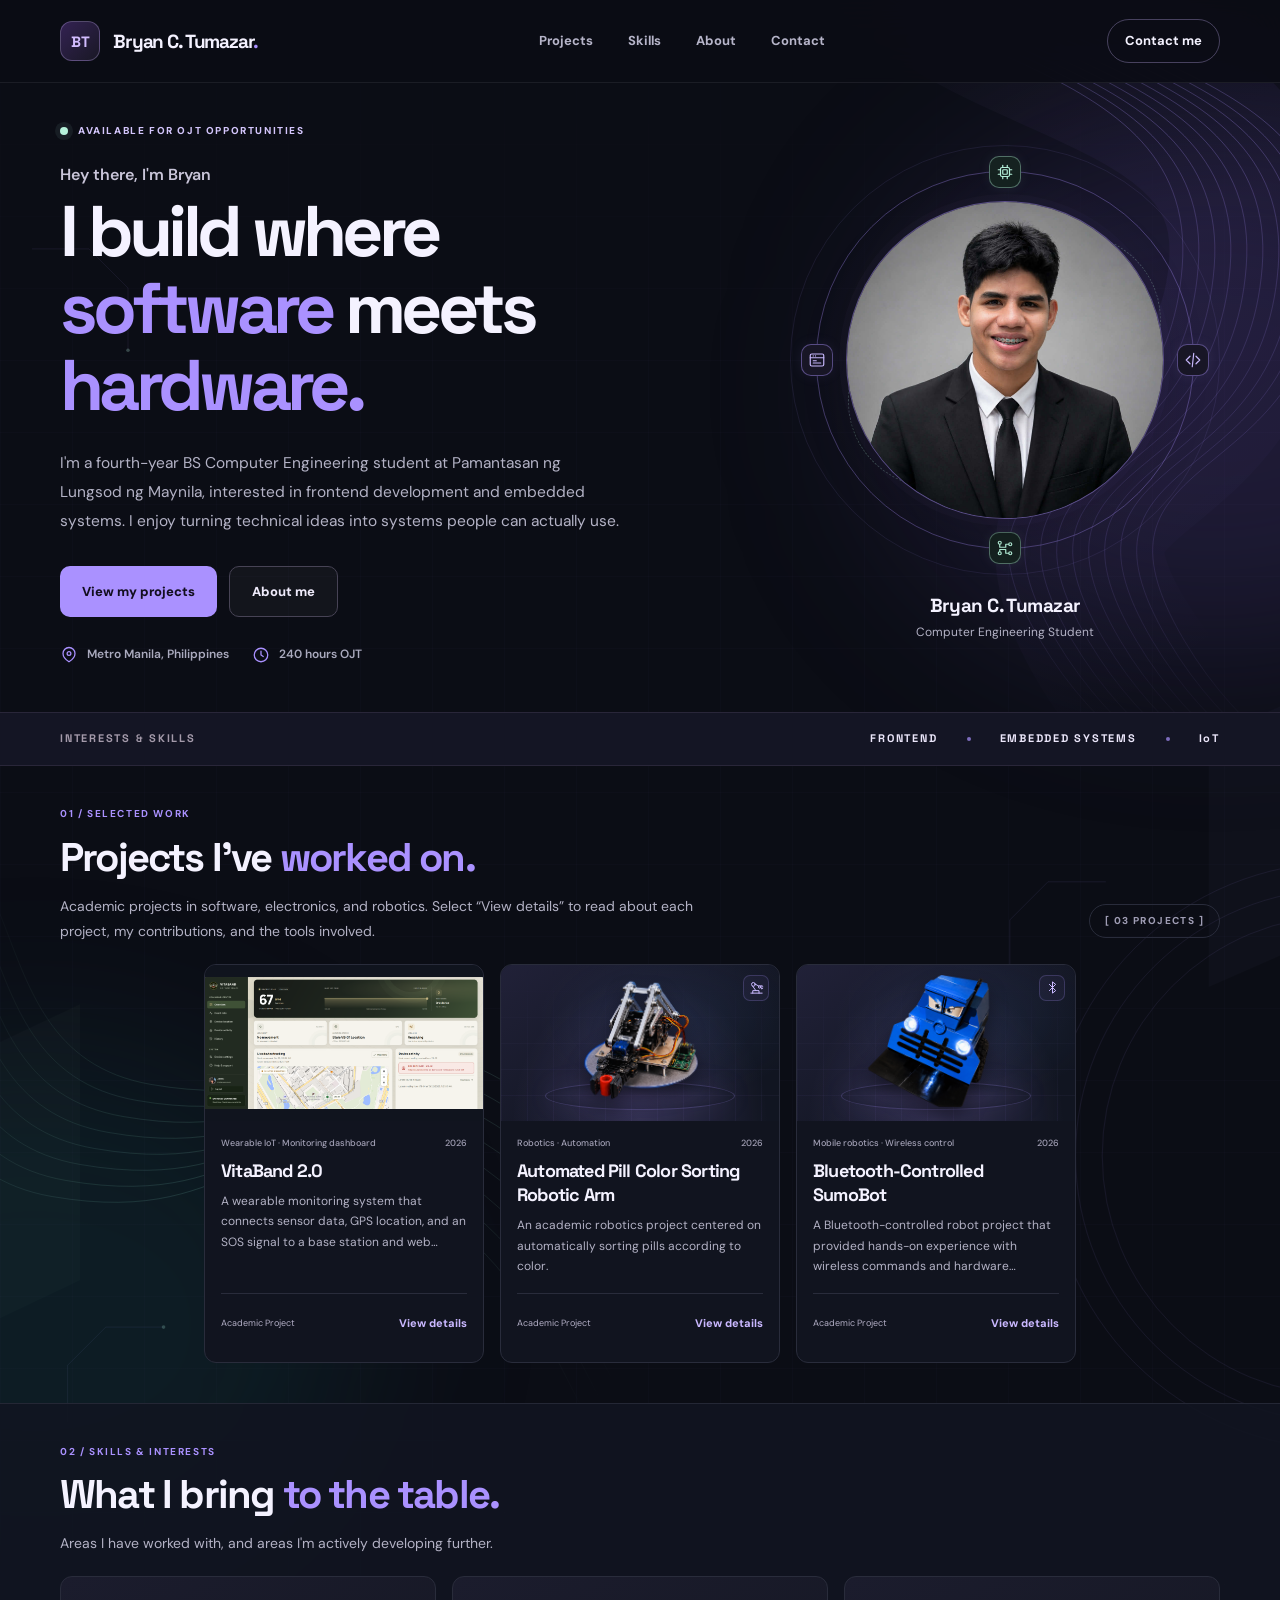
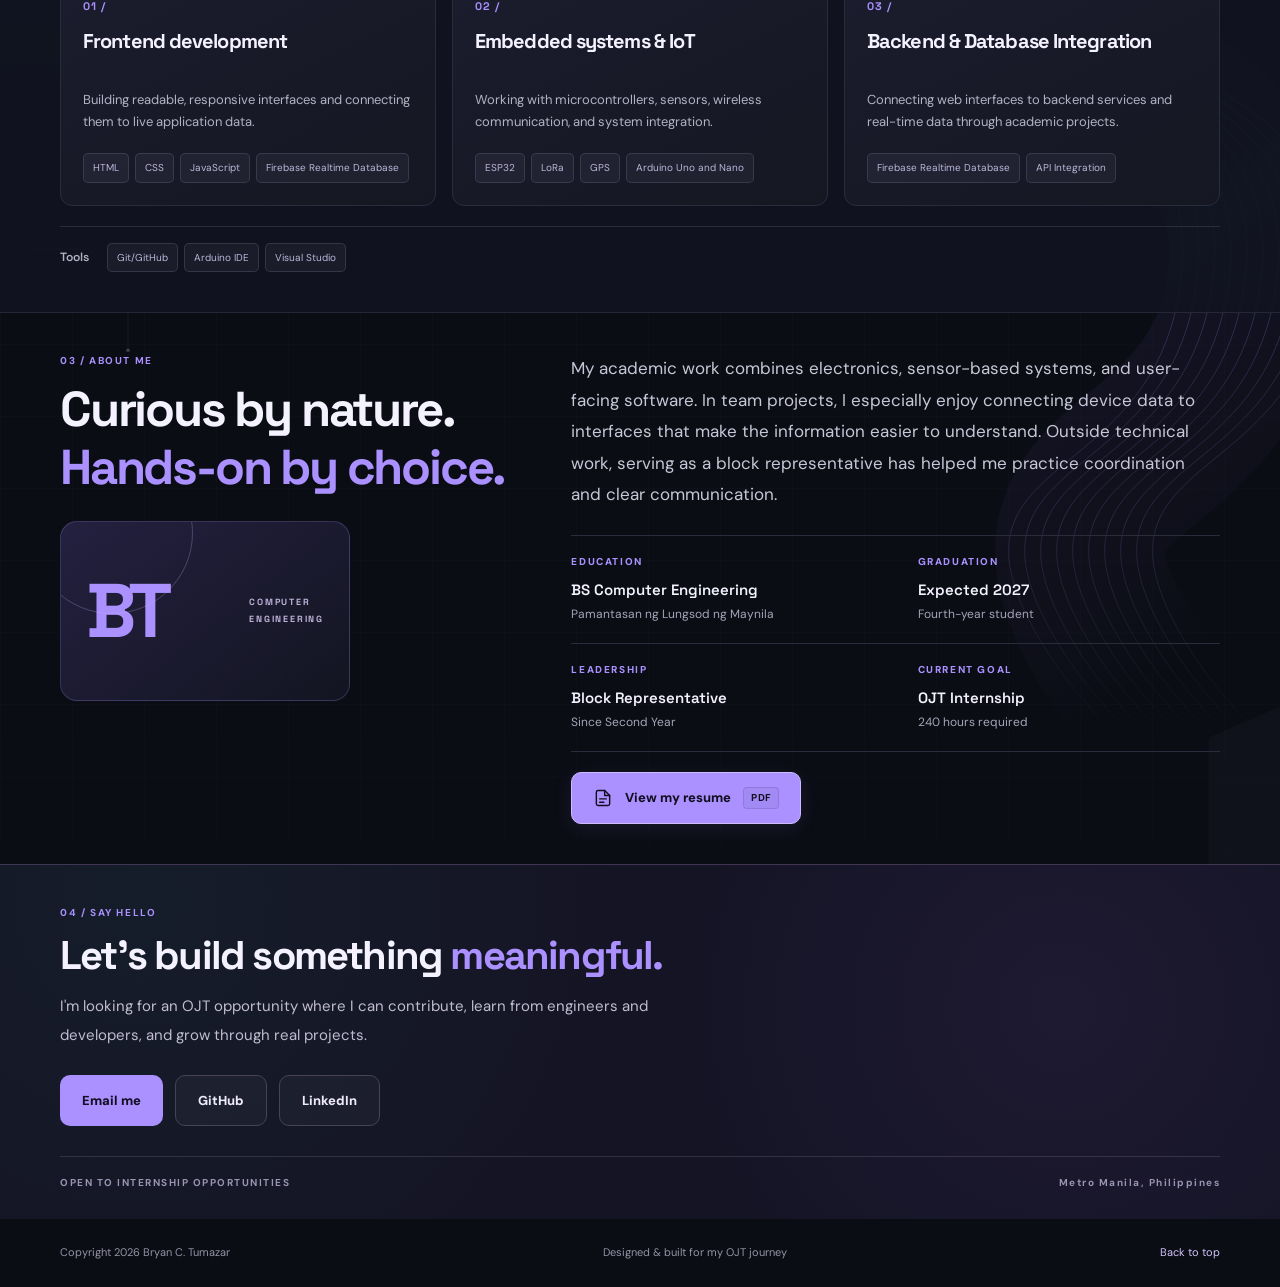
<file: index.html>
<!doctype html>
<html lang="en">
  <head>
    <!-- Metadata describes the page; defer runs scripts after the HTML has been parsed. -->
    <meta charset="UTF-8" />
    <meta name="viewport" content="width=device-width, initial-scale=1" />
    <meta name="color-scheme" content="dark" />
    <meta name="theme-color" content="#0b0d15" />
    <meta
      name="description"
      content="Portfolio of Bryan C. Tumazar, a Computer Engineering student seeking an OJT internship in frontend development and embedded systems."
    />
    <title>Bryan C. Tumazar — OJT Portfolio</title>
    <link rel="icon" href="assets/favicon.svg" type="image/svg+xml" />
    <link rel="preconnect" href="https://fonts.googleapis.com" />
    <link rel="preconnect" href="https://fonts.gstatic.com" crossorigin />
    <link
      href="https://fonts.googleapis.com/css2?family=DM+Sans:wght@400;500;600;700&family=Space+Grotesk:wght@400;500;600;700&display=swap"
      rel="stylesheet"
      media="print"
      onload="this.media = 'all'"
    />
    <link rel="stylesheet" href="styles.css" />
    <!-- Load the data object before the script that renders it. -->
    <script defer src="content.js"></script>
    <script defer src="script.js"></script>
  </head>
  <body>
    <!-- Keyboard users can skip the navigation and go straight to the main content. -->
    <a class="skip-link" href="#main">Skip to content</a>
    <!-- Decorative background: aria-hidden keeps it out of screen-reader announcements. -->
    <div class="ambient-wrap" aria-hidden="true">
      <div class="ambient ambient-one"></div>
      <div class="ambient ambient-two"></div>
    </div>

    <!-- Shared desktop/mobile navigation. script.js keeps the menu state in sync. -->
    <header class="site-header">
      <div class="container nav-wrap">
        <a href="#top" class="brand" aria-label="Back to top">
          <span class="brand-mark" id="brand-initials">BT</span>
          <span class="brand-name" id="brand-name"
            >Bryan Tumazar<span class="brand-dot">.</span></span
          >
        </a>
        <nav class="desktop-nav" aria-label="Main navigation">
          <a href="#projects">Projects</a>
          <a href="#expertise">Skills</a>
          <a href="#about">About</a>
          <a href="#contact">Contact</a>
        </nav>
        <div class="nav-actions">
          <a href="#contact" class="nav-cta">Contact me</a>
          <button
            class="menu-toggle"
            id="menu-toggle"
            type="button"
            aria-label="Open menu"
            aria-expanded="false"
            aria-controls="mobile-nav"
          >
            Menu
          </button>
        </div>
      </div>
      <nav class="mobile-nav" id="mobile-nav" aria-label="Mobile navigation" hidden>
        <a href="#projects">Projects</a>
        <a href="#expertise">Skills</a>
        <a href="#about">About</a>
        <a href="#contact">Contact</a>
      </nav>
    </header>

    <main id="main">
      <!-- Hero: the first column introduces you; the second displays your portrait. -->
      <section class="hero container" id="top" aria-labelledby="hero-headline">
        <div class="hero-content">
          <p class="eyebrow"><span class="eyebrow-dot"></span> AVAILABLE FOR OJT OPPORTUNITIES</p>
          <p class="hero-hello">Hey there, I'm <span id="hero-firstname">Bryan</span></p>
          <h1 id="hero-headline">I build where <em>software</em> meets <em>hardware.</em></h1>
          <p class="hero-description" id="hero-intro">
            Fourth-year Computer Engineering student interested in frontend development and embedded
            systems.
          </p>
          <div class="hero-actions">
            <a href="#projects" class="btn btn-primary">View my projects</a>
            <a href="#about" class="btn btn-secondary">About me</a>
          </div>
          <div class="hero-metadata" aria-label="Education and internship details">
            <span
              ><svg
                class="metadata-icon"
                viewBox="0 0 24 24"
                fill="none"
                stroke="currentColor"
                stroke-width="1.7"
                stroke-linecap="round"
                stroke-linejoin="round"
                aria-hidden="true"
                focusable="false"
              >
                <path d="M20 10c0 6-8 11-8 11S4 16 4 10a8 8 0 0 1 16 0Z" />
                <circle cx="12" cy="10" r="2.5" />
              </svg>
              <span id="location-label">Metro Manila, Philippines</span></span
            >
            <span
              ><svg
                class="metadata-icon"
                viewBox="0 0 24 24"
                fill="none"
                stroke="currentColor"
                stroke-width="1.7"
                stroke-linecap="round"
                stroke-linejoin="round"
                aria-hidden="true"
                focusable="false"
              >
                <circle cx="12" cy="12" r="9" />
                <path d="M12 7v5l3 2" />
              </svg>
              <span id="hours-label">240-hour OJT</span></span
            >
          </div>
        </div>
        <!-- CSS rotates the orbit and counter-rotates its SVG icons to keep them upright. -->
        <figure class="hero-portrait">
          <div class="portrait-visual">
            <div class="portrait-orbits" aria-hidden="true">
              <span class="portrait-orbit portrait-orbit-guide"></span>
              <span class="portrait-orbit portrait-orbit-primary">
                <span class="orbit-satellite satellite-code"
                  ><span class="orbit-component">
                    <svg
                      viewBox="0 0 24 24"
                      fill="none"
                      stroke="currentColor"
                      stroke-width="1.6"
                      stroke-linecap="round"
                      stroke-linejoin="round"
                    >
                      <path d="m8 7-5 5 5 5m8-10 5 5-5 5m-3-14-2 18" />
                    </svg> </span
                ></span>
                <span class="orbit-satellite satellite-chip"
                  ><span class="orbit-component orbit-component-hardware">
                    <svg
                      viewBox="0 0 24 24"
                      fill="none"
                      stroke="currentColor"
                      stroke-width="1.6"
                      stroke-linecap="round"
                      stroke-linejoin="round"
                    >
                      <rect x="6" y="6" width="12" height="12" rx="2" />
                      <rect x="9" y="9" width="6" height="6" rx="1" />
                      <path d="M9 3v3m6-3v3M9 18v3m6-3v3M3 9h3m-3 6h3m12-6h3m-3 6h3" />
                    </svg> </span
                ></span>
                <span class="orbit-satellite satellite-browser"
                  ><span class="orbit-component">
                    <svg
                      viewBox="0 0 24 24"
                      fill="none"
                      stroke="currentColor"
                      stroke-width="1.6"
                      stroke-linecap="round"
                      stroke-linejoin="round"
                    >
                      <rect x="3" y="4" width="18" height="16" rx="2" />
                      <path d="M3 9h18M7 6.5h.01M10 6.5h.01M7 13h4m-4 3h10" />
                    </svg> </span
                ></span>
                <span class="orbit-satellite satellite-circuit"
                  ><span class="orbit-component orbit-component-hardware">
                    <svg
                      viewBox="0 0 24 24"
                      fill="none"
                      stroke="currentColor"
                      stroke-width="1.6"
                      stroke-linecap="round"
                      stroke-linejoin="round"
                    >
                      <circle cx="5" cy="5" r="2" />
                      <circle cx="19" cy="7" r="2" />
                      <circle cx="5" cy="19" r="2" />
                      <circle cx="19" cy="19" r="2" />
                      <path d="M5 7v4h8V7h4M5 17v-3h8v5h4" />
                    </svg> </span
                ></span>
              </span>
              <span class="portrait-orbit-plane"
                ><span class="portrait-orbit portrait-orbit-secondary"></span
              ></span>
            </div>
            <div class="portrait-image-wrap">
              <img
                id="profile-photo"
                src="assets/profile.jpg"
                alt="Portrait of Bryan C. Tumazar"
                width="600"
                height="750"
                fetchpriority="high"
              />
            </div>
          </div>
          <figcaption class="portrait-caption">
            <strong id="portrait-name">Bryan C. Tumazar</strong>
            <span id="portrait-role">Computer Engineering Student</span>
          </figcaption>
        </figure>
      </section>

      <!-- A small specialties strip connects the introduction to the project section. -->
      <section class="strip" aria-label="Portfolio specialties">
        <div class="container strip-inner">
          <span class="strip-caption">INTERESTS & SKILLS</span>
          <div class="strip-items">
            <span>FRONTEND</span><span class="strip-separator" aria-hidden="true"></span
            ><span>EMBEDDED SYSTEMS</span><span class="strip-separator" aria-hidden="true"></span
            ><span>IoT</span>
          </div>
        </div>
      </section>

      <!-- Project cards are generated from PORTFOLIO_DATA.projects in content.js. -->
      <section class="section container" id="projects" aria-labelledby="projects-title">
        <div class="section-header">
          <div>
            <p class="section-kicker">01 / SELECTED WORK</p>
            <h2 id="projects-title">Projects I've <span class="accent-text">worked on.</span></h2>
            <p class="section-copy">
              Academic projects in software, electronics, and robotics. Select “View details” to
              read about each project, my contributions, and the tools involved.
            </p>
          </div>
          <span class="section-count">[ 03 PROJECTS ]</span>
        </div>
        <div class="projects-grid" id="projects-grid"></div>
      </section>

      <!-- Skills and tools are separate arrays, making future content edits straightforward. -->
      <section class="section section-tinted" id="expertise" aria-labelledby="expertise-title">
        <div class="container">
          <div class="section-header compact">
            <div>
              <p class="section-kicker">02 / SKILLS & INTERESTS</p>
              <h2 id="expertise-title">
                What I bring <span class="accent-text">to the table.</span>
              </h2>
              <p class="section-copy">
                Areas I have worked with, and areas I'm actively developing further.
              </p>
            </div>
          </div>
          <div class="expertise-grid" id="expertise-grid"></div>
          <div class="skills-tools">
            <h3 id="skills-tools-title">Tools</h3>
            <ul class="tag-list" id="tools-list" aria-labelledby="skills-tools-title"></ul>
          </div>
        </div>
      </section>

      <!-- Education and contributions remain visible independently of the project dialog. -->
      <section class="section container about-section" id="about" aria-labelledby="about-title">
        <div class="about-sidebar">
          <p class="section-kicker">03 / ABOUT ME</p>
          <h2 id="about-title">
            Curious by nature.<br /><span class="accent-text">Hands-on by choice.</span>
          </h2>
          <div class="about-monogram" aria-hidden="true">
            <span>BT</span><small>COMPUTER<br />ENGINEERING</small>
          </div>
        </div>
        <div class="about-main">
          <p class="about-lead" id="about-copy">
            My academic work combines electronics, sensor-based systems, and user-facing software.
          </p>
          <div class="about-facts">
            <div class="fact">
              <span class="fact-label">EDUCATION</span
              ><strong id="degree-label">BS Computer Engineering</strong
              ><span id="school-label">Pamantasan ng Lungsod ng Maynila</span>
            </div>
            <div class="fact">
              <span class="fact-label">GRADUATION</span
              ><strong id="graduation-label">Expected 2027</strong><span>Fourth-year student</span>
            </div>
            <div class="fact">
              <span class="fact-label">LEADERSHIP</span><strong>Block Representative</strong
              ><span>Since Second Year</span>
            </div>
            <div class="fact">
              <span class="fact-label">CURRENT GOAL</span><strong>OJT Internship</strong
              ><span id="internship-label">240 required hours</span>
            </div>
          </div>
          <div id="resume-holder"></div>
        </div>
      </section>

      <!-- Contact buttons only appear when their corresponding data field is valid. -->
      <section class="contact-section" id="contact" aria-labelledby="contact-title">
        <div class="container contact-content">
          <p class="section-kicker">04 / SAY HELLO</p>
          <h2 id="contact-title">
            Let's build something <span class="accent-text">meaningful.</span>
          </h2>
          <p>
            I'm looking for an OJT opportunity where I can contribute, learn from engineers and
            developers, and grow through real projects.
          </p>
          <div id="contact-actions" class="contact-actions"></div>
          <div class="contact-footer">
            <span>OPEN TO INTERNSHIP OPPORTUNITIES</span
            ><span id="contact-location">Metro Manila, Philippines</span>
          </div>
        </div>
      </section>
    </main>

    <!-- The year is refreshed by JavaScript, so it does not need an annual manual edit. -->
    <footer class="footer">
      <div class="container footer-inner">
        <span id="footer-name">Copyright 2026 Bryan C. Tumazar</span
        ><span>Designed & built for my OJT journey</span><a href="#top">Back to top</a>
      </div>
    </footer>

    <!-- Native dialog: showModal() provides modal focus behavior and Escape support. -->
    <dialog class="project-dialog" id="project-dialog" aria-labelledby="modal-title">
      <button
        type="button"
        class="dialog-close"
        id="dialog-close"
        aria-label="Close project details"
      >
        Close
      </button>
      <div id="dialog-content"></div>
    </dialog>
  </body>
</html>
</file>
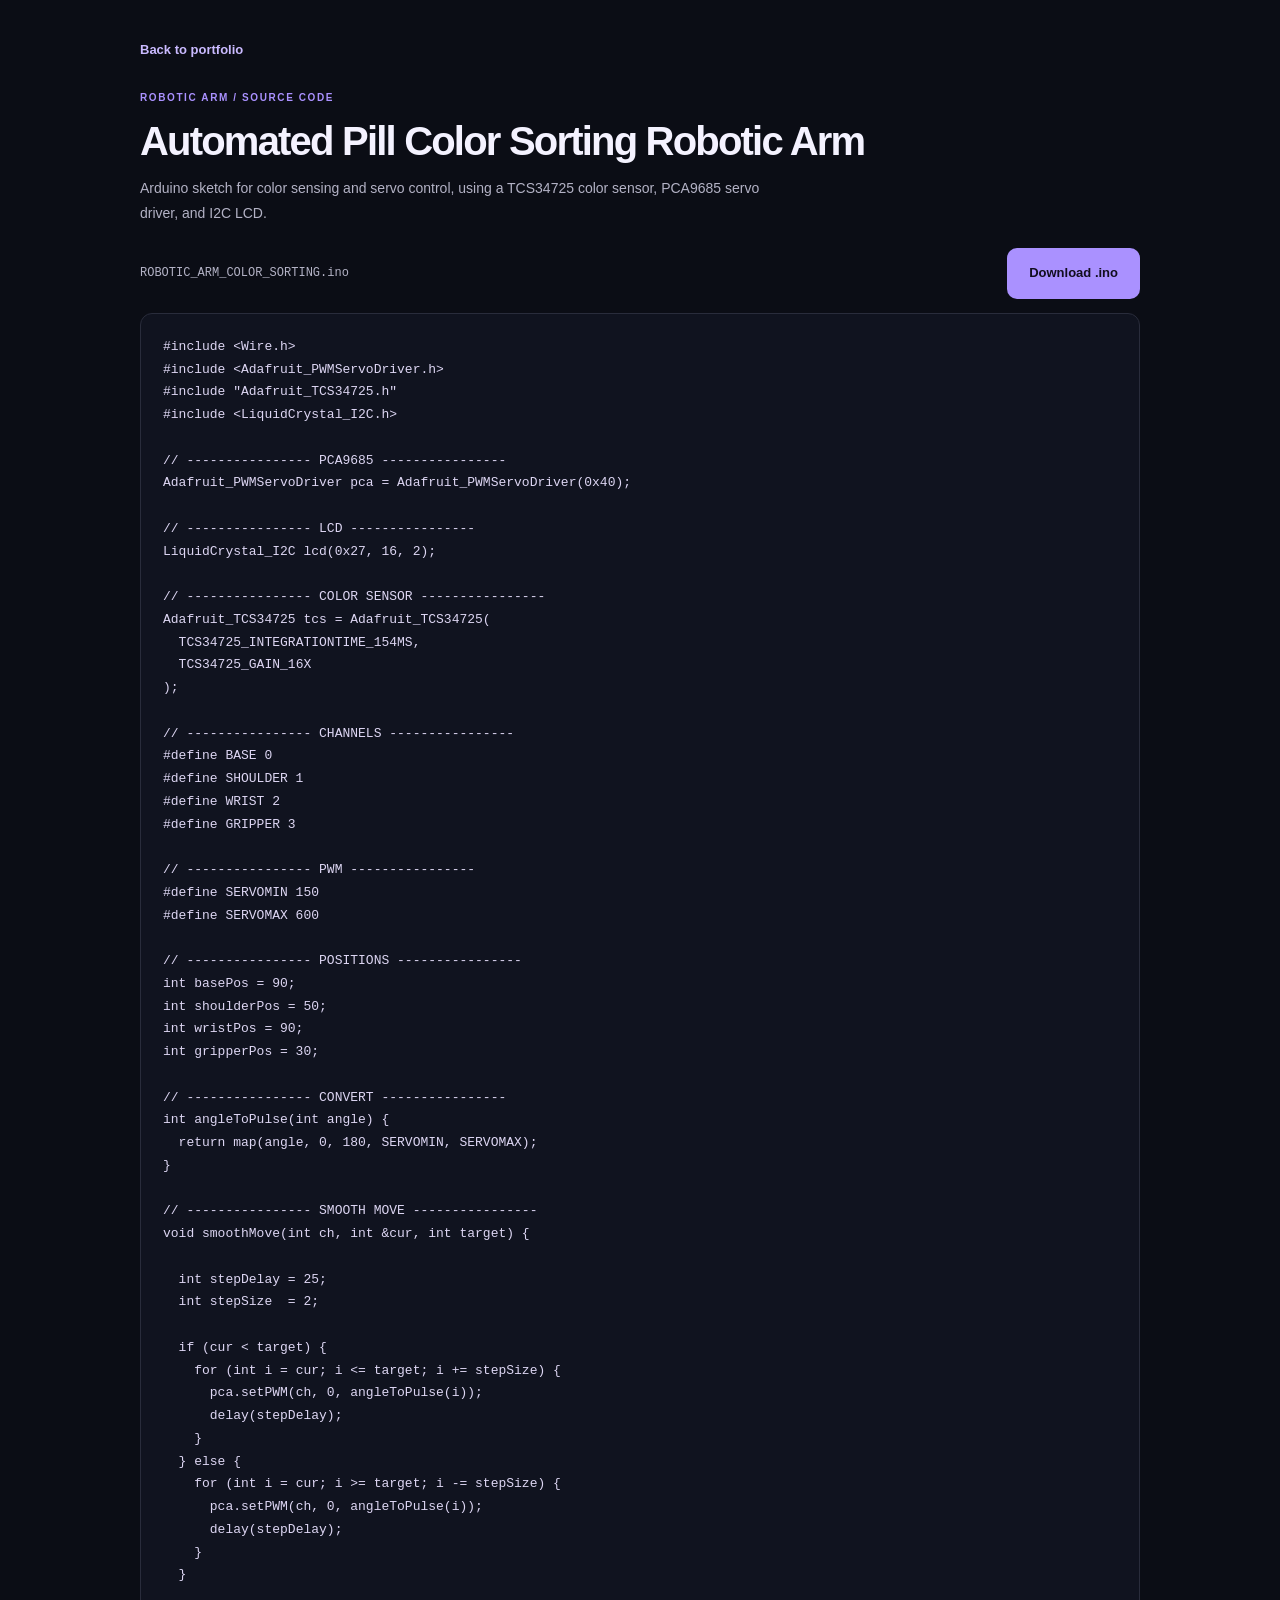
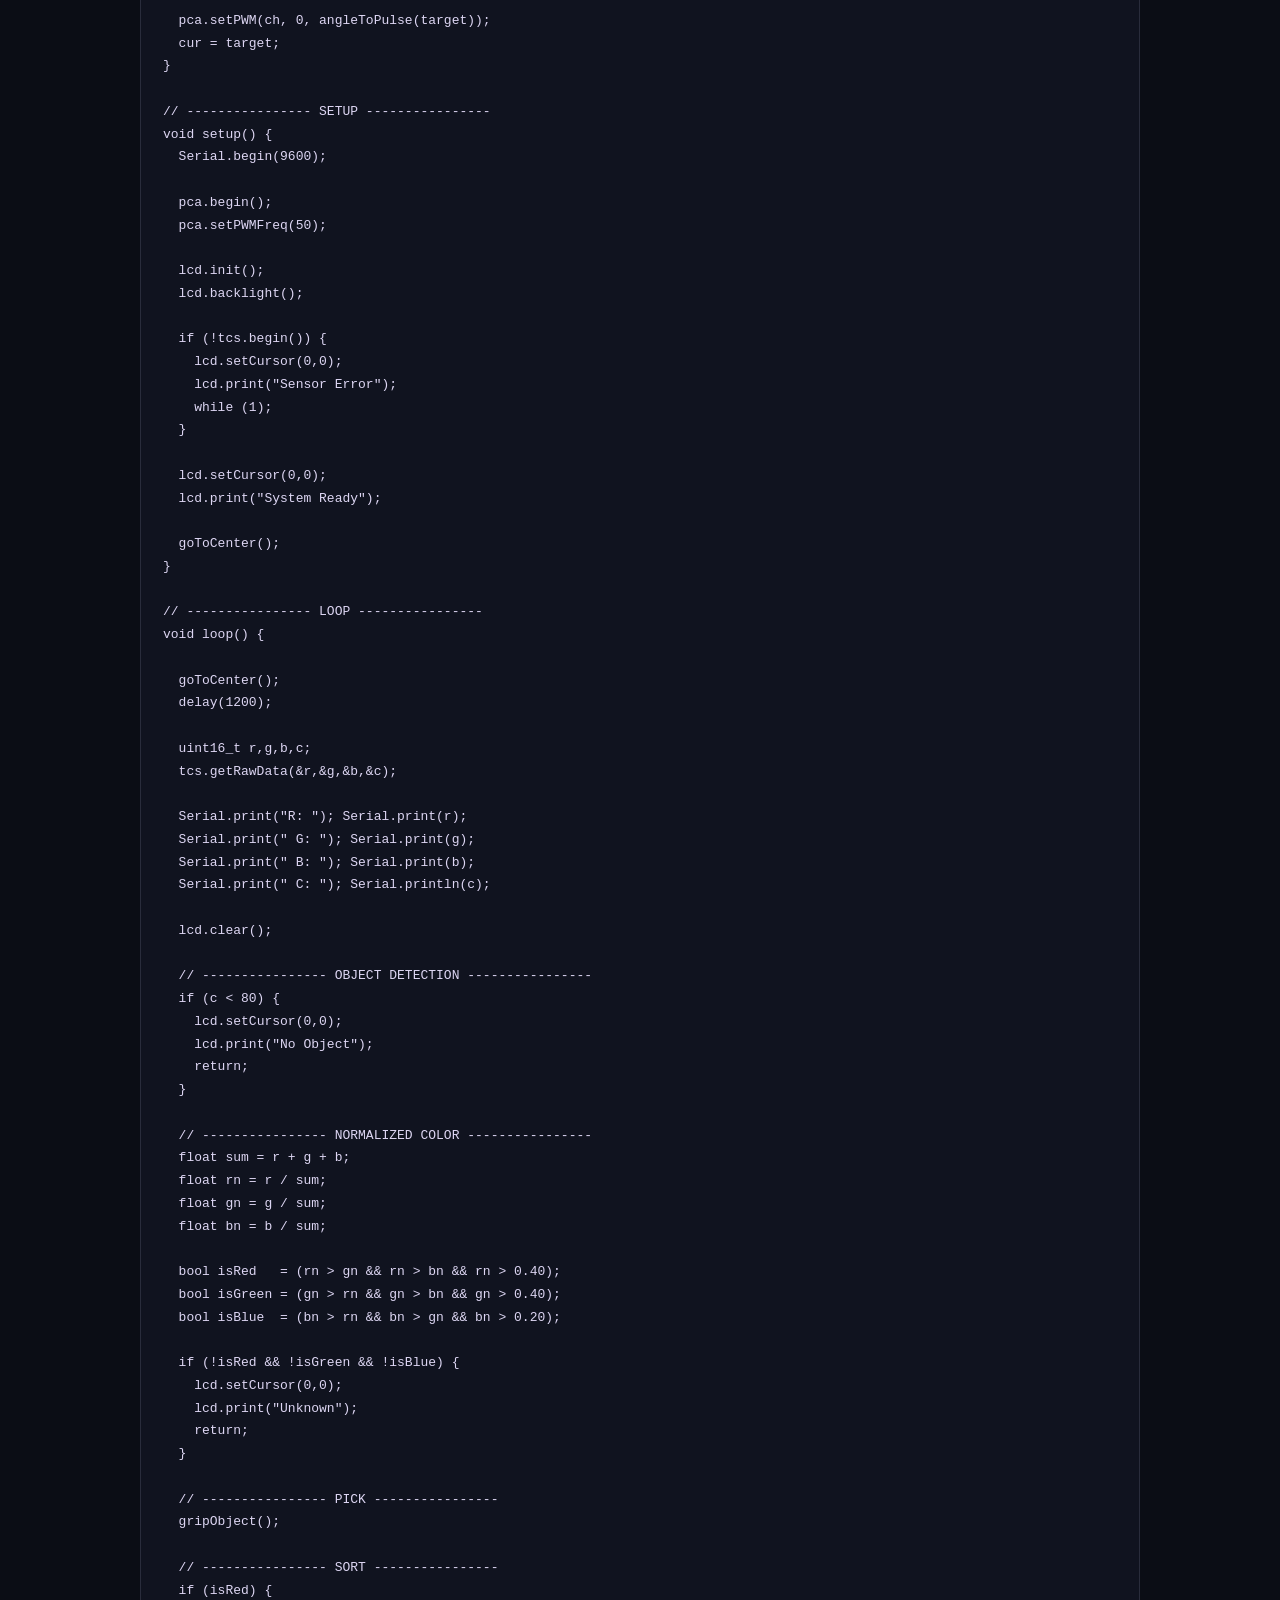
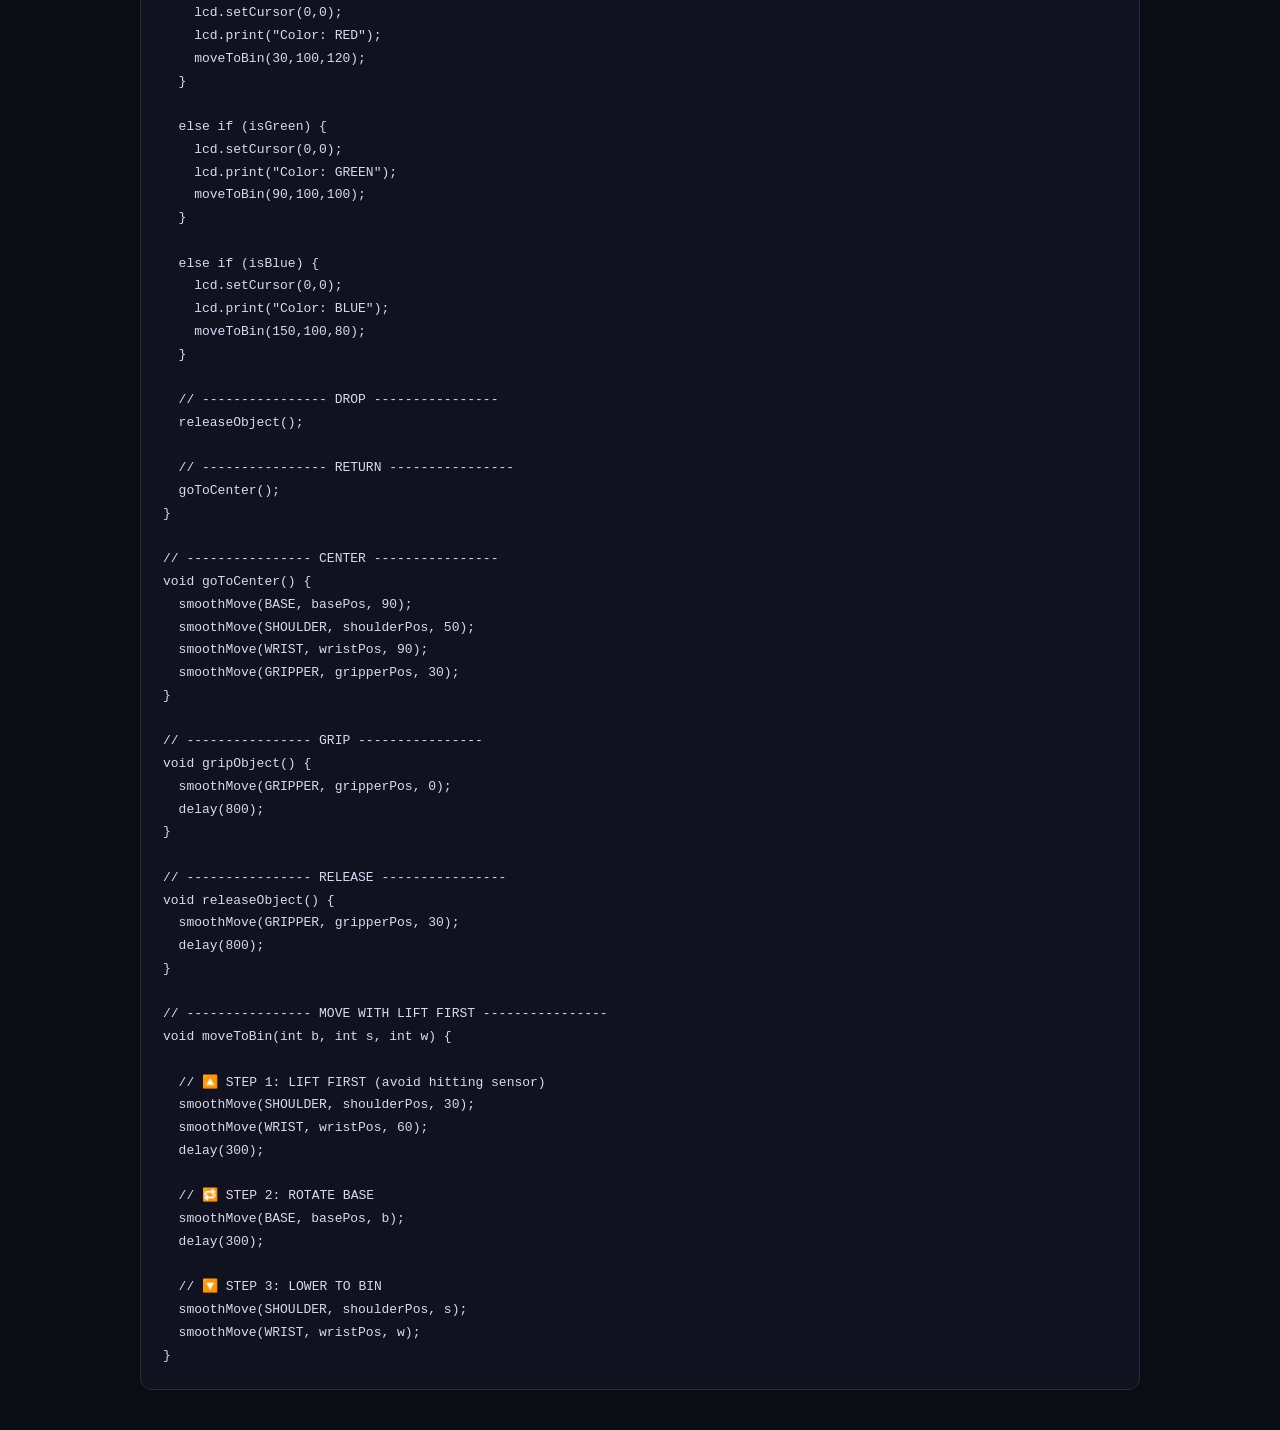
<file: projects/robotic-arm/index.html>
<!doctype html>
<html lang="en">
  <head>
    <!-- Generated by scripts/update-source-preview.mjs; edit the sketch and rerun it. -->
    <meta charset="utf-8" />
    <meta name="viewport" content="width=device-width, initial-scale=1" />
    <meta name="color-scheme" content="dark" />
    <meta name="theme-color" content="#0b0d14" />
    <meta
      name="description"
      content="Arduino source code for the Automated Pill Color Sorting Robotic Arm project."
    />
    <title>Robotic Arm Source Code | Bryan C. Tumazar</title>
    <link rel="icon" type="image/svg+xml" href="../../assets/favicon.svg" />
    <link rel="stylesheet" href="../../styles.css" />
  </head>
  <body>
    <a class="skip-link" href="#main-content">Skip to source code</a>
    <main class="container source-page" id="main-content">
      <a class="source-back" href="../../index.html#projects">Back to portfolio</a>
      <p class="section-kicker">ROBOTIC ARM / SOURCE CODE</p>
      <h1>Automated Pill Color Sorting Robotic Arm</h1>
      <p class="source-description">
        Arduino sketch for color sensing and servo control, using a TCS34725 color sensor, PCA9685
        servo driver, and I2C LCD.
      </p>
      <!-- The download points to the actual sketch, rather than a copy of the HTML page. -->
      <div class="source-toolbar">
        <p class="source-filename" id="source-filename">ROBOTIC_ARM_COLOR_SORTING.ino</p>
        <a class="btn btn-primary" href="ROBOTIC_ARM_COLOR_SORTING.ino" download>Download .ino</a>
      </div>
      <!-- Escaped code is visible text. No portfolio JavaScript is needed on this page. -->
      <pre class="source-code" aria-labelledby="source-filename"><code>#include &lt;Wire.h&gt;
#include &lt;Adafruit_PWMServoDriver.h&gt;
#include &quot;Adafruit_TCS34725.h&quot;
#include &lt;LiquidCrystal_I2C.h&gt;

// ---------------- PCA9685 ----------------
Adafruit_PWMServoDriver pca = Adafruit_PWMServoDriver(0x40);

// ---------------- LCD ----------------
LiquidCrystal_I2C lcd(0x27, 16, 2);

// ---------------- COLOR SENSOR ----------------
Adafruit_TCS34725 tcs = Adafruit_TCS34725(
  TCS34725_INTEGRATIONTIME_154MS,
  TCS34725_GAIN_16X
);

// ---------------- CHANNELS ----------------
#define BASE 0
#define SHOULDER 1
#define WRIST 2
#define GRIPPER 3

// ---------------- PWM ----------------
#define SERVOMIN 150
#define SERVOMAX 600

// ---------------- POSITIONS ----------------
int basePos = 90;
int shoulderPos = 50;
int wristPos = 90;
int gripperPos = 30;

// ---------------- CONVERT ----------------
int angleToPulse(int angle) {
  return map(angle, 0, 180, SERVOMIN, SERVOMAX);
}

// ---------------- SMOOTH MOVE ----------------
void smoothMove(int ch, int &amp;cur, int target) {

  int stepDelay = 25;
  int stepSize  = 2;

  if (cur &lt; target) {
    for (int i = cur; i &lt;= target; i += stepSize) {
      pca.setPWM(ch, 0, angleToPulse(i));
      delay(stepDelay);
    }
  } else {
    for (int i = cur; i &gt;= target; i -= stepSize) {
      pca.setPWM(ch, 0, angleToPulse(i));
      delay(stepDelay);
    }
  }

  pca.setPWM(ch, 0, angleToPulse(target));
  cur = target;
}

// ---------------- SETUP ----------------
void setup() {
  Serial.begin(9600);

  pca.begin();
  pca.setPWMFreq(50);

  lcd.init();
  lcd.backlight();

  if (!tcs.begin()) {
    lcd.setCursor(0,0);
    lcd.print(&quot;Sensor Error&quot;);
    while (1);
  }

  lcd.setCursor(0,0);
  lcd.print(&quot;System Ready&quot;);

  goToCenter();
}

// ---------------- LOOP ----------------
void loop() {

  goToCenter();
  delay(1200);

  uint16_t r,g,b,c;
  tcs.getRawData(&amp;r,&amp;g,&amp;b,&amp;c);

  Serial.print(&quot;R: &quot;); Serial.print(r);
  Serial.print(&quot; G: &quot;); Serial.print(g);
  Serial.print(&quot; B: &quot;); Serial.print(b);
  Serial.print(&quot; C: &quot;); Serial.println(c);

  lcd.clear();

  // ---------------- OBJECT DETECTION ----------------
  if (c &lt; 80) {
    lcd.setCursor(0,0);
    lcd.print(&quot;No Object&quot;);
    return;
  }

  // ---------------- NORMALIZED COLOR ----------------
  float sum = r + g + b;
  float rn = r / sum;
  float gn = g / sum;
  float bn = b / sum;

  bool isRed   = (rn &gt; gn &amp;&amp; rn &gt; bn &amp;&amp; rn &gt; 0.40);
  bool isGreen = (gn &gt; rn &amp;&amp; gn &gt; bn &amp;&amp; gn &gt; 0.40);
  bool isBlue  = (bn &gt; rn &amp;&amp; bn &gt; gn &amp;&amp; bn &gt; 0.20);

  if (!isRed &amp;&amp; !isGreen &amp;&amp; !isBlue) {
    lcd.setCursor(0,0);
    lcd.print(&quot;Unknown&quot;);
    return;
  }

  // ---------------- PICK ----------------
  gripObject();

  // ---------------- SORT ----------------
  if (isRed) {
    lcd.setCursor(0,0);
    lcd.print(&quot;Color: RED&quot;);
    moveToBin(30,100,120);
  }

  else if (isGreen) {
    lcd.setCursor(0,0);
    lcd.print(&quot;Color: GREEN&quot;);
    moveToBin(90,100,100);
  }

  else if (isBlue) {
    lcd.setCursor(0,0);
    lcd.print(&quot;Color: BLUE&quot;);
    moveToBin(150,100,80);
  }

  // ---------------- DROP ----------------
  releaseObject();

  // ---------------- RETURN ----------------
  goToCenter();
}

// ---------------- CENTER ----------------
void goToCenter() {
  smoothMove(BASE, basePos, 90);
  smoothMove(SHOULDER, shoulderPos, 50);
  smoothMove(WRIST, wristPos, 90);
  smoothMove(GRIPPER, gripperPos, 30);
}

// ---------------- GRIP ----------------
void gripObject() {
  smoothMove(GRIPPER, gripperPos, 0);
  delay(800);
}

// ---------------- RELEASE ----------------
void releaseObject() {
  smoothMove(GRIPPER, gripperPos, 30);
  delay(800);
}

// ---------------- MOVE WITH LIFT FIRST ----------------
void moveToBin(int b, int s, int w) {

  // 🔼 STEP 1: LIFT FIRST (avoid hitting sensor)
  smoothMove(SHOULDER, shoulderPos, 30); 
  smoothMove(WRIST, wristPos, 60);
  delay(300);

  // 🔁 STEP 2: ROTATE BASE
  smoothMove(BASE, basePos, b);
  delay(300);

  // 🔽 STEP 3: LOWER TO BIN
  smoothMove(SHOULDER, shoulderPos, s);
  smoothMove(WRIST, wristPos, w);
}</code></pre>
    </main>
  </body>
</html>
</file>
<file: styles.css>
﻿/* 1. Theme tokens: shared colors, corners, and maximum page width. */
:root {
  --bg: #0b0d15;
  --bg2: #10131f;
  --panel: #151825;
  --panel2: #191d2d;
  --text: #f4f2ff;
  --muted: #b3b2c5;
  --subtle: #777c96;
  --line: #292c3b;
  --accent: #aa91ff;
  --bright: #cabaff;
  --mint: #b5f1da;
  --white: #fff;
  --radius: 21px;
  --wide: 1160px;
}
/* 2. Base styles and accessible keyboard focus. */
* {
  box-sizing: border-box;
}
html {
  scroll-behavior: smooth;
  scroll-padding-top: 92px;
}
body {
  margin: 0;
  background: var(--bg);
  color: var(--text);
  font-family: "DM Sans", sans-serif;
  line-height: 1.55;
  overflow-x: hidden;
}
body:has(dialog[open]) {
  overflow: hidden;
}
::selection {
  background: var(--accent);
  color: #100d18;
}
a {
  color: inherit;
  text-decoration: none;
}
button {
  font: inherit;
}
img {
  max-width: 100%;
  display: block;
}
.container {
  width: min(var(--wide), calc(100% - 80px));
  margin-inline: auto;
}
h1,
h2,
h3,
p {
  margin-top: 0;
}
h1,
h2,
h3 {
  font-family: "Space Grotesk", sans-serif;
  letter-spacing: -0.045em;
}
button,
a {
  outline-offset: 4px;
}
button:focus-visible,
a:focus-visible {
  outline: 2px solid var(--mint);
}
.skip-link {
  position: absolute;
  top: -100px;
  left: 20px;
  background: var(--mint);
  color: #111;
  padding: 12px 16px;
  z-index: 100;
}
.skip-link:focus {
  top: 20px;
}
.ambient {
  position: absolute;
  z-index: -1;
  pointer-events: none;
  border-radius: 50%;
  filter: blur(88px);
}
.ambient-one {
  top: 130px;
  right: -260px;
  width: 650px;
  height: 520px;
  background: #57449325;
}
.ambient-two {
  top: 1050px;
  left: -290px;
  width: 650px;
  height: 550px;
  background: #1c6a7020;
}
/* 3. Navigation scrolls with the page in the normal document flow. */
.site-header {
  position: relative;
  z-index: 20;
  border-bottom: 1px solid #ffffff12;
  background: #0b0d15ea;
  backdrop-filter: blur(20px);
  -webkit-backdrop-filter: blur(20px);
}
.nav-wrap {
  height: 82px;
  display: flex;
  align-items: center;
  justify-content: space-between;
  gap: 24px;
}
.brand {
  display: flex;
  align-items: center;
  gap: 13px;
  white-space: nowrap;
}
.brand-mark {
  display: grid;
  place-items: center;
  width: 40px;
  height: 40px;
  border: 1px solid #d2bcff4a;
  background: linear-gradient(135deg, #332252, #191825);
  border-radius: 12px;
  font:
    700 15px "Space Grotesk",
    sans-serif;
  color: #d2bcff;
}
.brand-name {
  font:
    700 19px "Space Grotesk",
    sans-serif;
  letter-spacing: -0.06em;
}
.brand-dot {
  color: var(--accent);
}
.desktop-nav {
  display: flex;
  align-items: center;
  gap: 35px;
}
.desktop-nav a {
  color: #b6b5c9;
  font-size: 13px;
  font-weight: 700;
  transition: color 0.2s;
}
.desktop-nav a:hover {
  color: var(--white);
}
.nav-actions {
  display: flex;
  align-items: center;
  gap: 16px;
}
.nav-cta {
  border: 1px solid #9586bc70;
  border-radius: 99px;
  padding: 10px 17px;
  font-size: 13px;
  font-weight: 700;
  transition: 0.2s;
}
.nav-cta:hover {
  background: #b59dff;
  color: #121022;
}
.nav-cta span {
  margin-left: 12px;
}
.menu-toggle {
  display: none;
  align-items: center;
  justify-content: center;
  flex-direction: column;
  gap: 5px;
  height: 40px;
  width: 42px;
  border: 1px solid var(--line);
  background: none;
  border-radius: 10px;
}
.menu-toggle span {
  height: 2px;
  width: 18px;
  background: #fff;
  border-radius: 4px;
}
.mobile-nav {
  border-top: 1px solid var(--line);
  background: #111421;
  padding: 12px 24px 22px;
}
.mobile-nav a {
  display: block;
  padding: 12px;
  font-size: 14px;
}
.mobile-nav[hidden] {
  display: none !important;
}
/* 4. Hero columns, text, and introductory controls. */
.hero {
  display: grid;
  grid-template-columns: 1.09fr 0.91fr;
  gap: 36px;
  align-items: center;
  padding-block: 40px 48px;
  min-height: unset;
}
.hero-content {
  position: relative;
  z-index: 2;
}
.eyebrow {
  display: flex;
  align-items: center;
  gap: 10px;
  color: #d4c6fc;
  letter-spacing: 0.16em;
  font-size: 10px;
  font-weight: 800;
  margin-bottom: 24px;
}
.eyebrow-dot {
  width: 8px;
  height: 8px;
  border-radius: 50%;
  background: var(--mint);
  box-shadow: 0 0 0 5px #b5f1da12;
}
.hero-hello {
  font-size: 16px;
  color: #c9c5d9;
  margin-bottom: 6px;
  font-weight: 600;
}
.hero h1 {
  font-size: clamp(42px, 5.6vw, 74px);
  line-height: 1.07;
  letter-spacing: -0.065em;
  max-width: 660px;
  margin-bottom: 26px;
}
.hero h1 em {
  color: var(--accent);
  font-style: normal;
}
.hero-description {
  font-size: 15.5px;
  max-width: 565px;
  color: var(--muted);
  line-height: 1.85;
  margin-bottom: 31px;
}
.hero-actions {
  display: flex;
  flex-wrap: wrap;
  gap: 12px;
}
.btn {
  display: inline-flex;
  align-items: center;
  justify-content: center;
  gap: 24px;
  padding: 14px 22px;
  border-radius: 10px;
  font-size: 13px;
  font-weight: 800;
  transition:
    transform 0.2s,
    background 0.2s,
    border-color 0.2s;
  min-height: 51px;
}
.btn:hover {
  transform: translateY(-2px);
}
.btn-primary {
  background: var(--accent);
  color: #120e1f;
}
.btn-primary:hover {
  background: #c6b5ff;
}
.btn-secondary {
  background: #ffffff08;
  border: 1px solid #474355;
  color: #eeeafa;
}
.btn-secondary:hover {
  border-color: #cabaff99;
  background: #ffffff10;
}
.hero-metadata {
  display: flex;
  gap: 23px;
  margin-top: 28px;
  flex-wrap: wrap;
  font-size: 12px;
  color: #aaaabe;
  font-weight: 600;
}
.hero-metadata > span {
  display: flex;
  gap: 9px;
  align-items: center;
}
.metadata-icon {
  display: block;
  width: 18px;
  height: 18px;
  flex-shrink: 0;
  color: var(--accent);
}
/* 5. Specialties strip separates the introduction from the projects. */
.strip {
  background: #141524;
  border-block: 1px solid #292639;
}
.strip-inner {
  display: flex;
  justify-content: space-between;
  align-items: center;
  min-height: 52px;
  gap: 25px;
}
.strip-caption,
.strip-items {
  font-family: "Space Grotesk", sans-serif;
  font-size: 11px;
  font-weight: 700;
  letter-spacing: 0.16em;
  color: #a49aaa;
}
.strip-items {
  display: flex;
  align-items: center;
  gap: 29px;
  color: #ece7fb;
  flex-wrap: wrap;
}
/* 6. Shared section headings and compact project cards. */
.section {
  padding-block: 40px;
}
.section-header {
  display: flex;
  align-items: end;
  justify-content: space-between;
  gap: 20px;
  margin-bottom: 20px;
}
.section-kicker {
  font-size: 10px;
  letter-spacing: 0.16em;
  font-weight: 700;
  color: var(--accent);
  margin-bottom: 12px;
}
.section h2,
.contact-section h2 {
  font-size: clamp(30px, 3.2vw, 40px);
  line-height: 1.2;
  margin-bottom: 12px;
  max-width: 730px;
}
.accent-text {
  color: var(--accent);
}
.section-copy {
  color: var(--muted);
  font-size: 14px;
  line-height: 1.8;
  max-width: 650px;
  margin-bottom: 0;
}
.section-count {
  border: 1px solid var(--line);
  border-radius: 50px;
  padding: 8px 15px;
  white-space: nowrap;
  color: #9f9db4;
  font-size: 10px;
  letter-spacing: 0.14em;
  font-weight: 800;
  margin-bottom: 6px;
}
.projects-grid {
  display: grid;
  grid-template-columns: repeat(3, minmax(0, 280px));
  justify-content: center;
  gap: 16px;
}
.project-card {
  min-width: 0;
  display: flex;
  flex-direction: column;
  background: #11141f;
  border: 1px solid var(--line);
  border-radius: 12px;
  overflow: hidden;
  transition: border-color 0.2s;
}
.project-card:hover {
  border-color: #68598e;
}
.project-preview {
  position: relative;
  width: 100%;
  flex: none;
  aspect-ratio: 16/9;
  display: block;
  padding: 0;
  margin: 0;
  border: 0;
  overflow: hidden;
  background: #191b2d;
  cursor: default;
  text-align: left;
}
.project-preview img {
  width: 100%;
  height: 100%;
  object-fit: cover;
  transition: transform 0.6s;
}
.project-card:hover img {
  transform: none;
}
.preview-tag {
  position: absolute;
  left: 10px;
  top: 10px;
  background: #0b0e1be6;
  color: #d4d0e0;
  border: 1px solid #ffffff24;
  padding: 5px 7px;
  border-radius: 4px;
  letter-spacing: 0.05em;
  font-size: 7px;
  font-weight: 800;
  backdrop-filter: blur(10px);
}
.project-info {
  padding: 16px;
  display: flex;
  flex-direction: column;
  flex: 1;
}
.project-meta {
  display: flex;
  justify-content: space-between;
  gap: 10px;
  color: #a2a0b5;
  font-size: 9px;
  font-weight: 500;
  letter-spacing: 0;
  line-height: 1.5;
}
.project-heading {
  font-size: 18px;
  line-height: 1.35;
  margin: 8px 0;
}
.project-info > p {
  display: -webkit-box;
  -webkit-box-orient: vertical;
  -webkit-line-clamp: 3;
  overflow: hidden;
  color: var(--muted);
  font-size: 12px;
  line-height: 1.7;
  min-height: 0;
  margin-bottom: 16px;
}
.project-bottom {
  display: flex;
  gap: 10px;
  align-items: center;
  justify-content: space-between;
  flex-wrap: wrap;
  border-top: 1px solid var(--line);
  padding-top: 8px;
  margin-top: auto;
}
.status-badge {
  font-size: 9px;
  line-height: 1.6;
  color: #b3afc6;
}
.details-link {
  background: none;
  border: 0;
  color: #cab8ff;
  font-size: 12px;
  font-weight: 800;
  cursor: pointer;
  padding: 5px 0;
}
.details-link:hover {
  text-decoration: underline;
}
/* 7. Skills and technology tags. */
.section-tinted {
  background: #111421;
  border-block: 1px solid #242735;
}
.section-header.compact {
  margin-bottom: 20px;
}
.expertise-grid {
  display: grid;
  grid-template-columns: repeat(3, minmax(0, 1fr));
  gap: 16px;
  align-items: stretch;
}
.expertise-card {
  min-width: 0;
  border: 1px solid var(--line);
  background: linear-gradient(153deg, #1b1c2d, #151722);
  border-radius: 12px;
  padding: 22px;
  display: flex;
  flex-direction: column;
}
.expertise-number {
  color: var(--accent);
  font:
    700 11px "Space Grotesk",
    sans-serif;
  letter-spacing: 0.1em;
  margin-bottom: 16px;
}
.expertise-card h3 {
  font-size: 20px;
  line-height: 1.25;
  min-height: 2.5em;
  margin-bottom: 10px;
}
.expertise-card p {
  flex: 1;
  font-size: 13px;
  line-height: 1.7;
  color: var(--muted);
  margin-bottom: 20px;
}
.expertise-card .tag-list {
  gap: 6px;
  margin-top: 0;
  align-content: flex-start;
}
.expertise-card .skill-tag {
  max-width: 100%;
  overflow-wrap: anywhere;
}
.tag-list {
  display: flex;
  flex-wrap: wrap;
  gap: 8px;
  margin: 0;
  padding: 0;
  list-style: none;
}
.skill-tag {
  font-size: 10px;
  padding: 6px 9px;
  color: #bcb6da;
  background: #a99aca12;
  border: 1px solid #a99aca30;
  border-radius: 5px;
}
/* 8. About section and education details. */
.about-section {
  display: grid;
  grid-template-columns: 0.85fr 1.15fr;
  gap: 32px;
}
.about-sidebar h2 {
  font-size: clamp(33px, 3.9vw, 49px);
  line-height: 1.18;
}
.about-monogram {
  margin-top: 24px;
  width: min(290px, 100%);
  height: 180px;
  background: linear-gradient(142deg, #242040, #131521);
  border-radius: 17px;
  border: 1px solid #a996fa39;
  display: flex;
  align-items: center;
  justify-content: space-between;
  padding: 25px;
  overflow: hidden;
  position: relative;
}
.about-monogram:after {
  content: "";
  width: 160px;
  height: 160px;
  border: 1px solid #c5b1ff45;
  border-radius: 50%;
  position: absolute;
  left: -30px;
  top: -70px;
}
.about-monogram span {
  font:
    700 76px "Space Grotesk",
    sans-serif;
  letter-spacing: -0.09em;
  color: var(--accent);
}
.about-monogram small {
  font:
    700 9px "Space Grotesk",
    sans-serif;
  line-height: 1.8;
  letter-spacing: 0.2em;
  color: #bcb0d7;
}
.about-lead {
  font-size: 17px;
  line-height: 1.85;
  color: #c9c7d7;
  margin-bottom: 24px;
}
.about-facts {
  display: grid;
  grid-template-columns: repeat(2, minmax(0, 1fr));
  border-top: 1px solid var(--line);
  border-bottom: 1px solid var(--line);
  row-gap: 0;
}
.fact {
  padding: 18px 12px 19px 0;
  display: flex;
  flex-direction: column;
  gap: 6px;
}
.fact:nth-child(2n) {
  padding-left: 22px;
}
.fact:nth-child(-n + 2) {
  border-bottom: 1px solid var(--line);
}
.fact-label {
  font-size: 10px;
  color: var(--accent);
  font-weight: 800;
  letter-spacing: 0.16em;
  margin-bottom: 5px;
}
.fact strong {
  font:
    600 15px "Space Grotesk",
    sans-serif;
}
.fact > span:last-child {
  font-size: 12px;
  color: #a6a4b8;
}
.text-link {
  display: inline-block;
  color: var(--bright);
  font-size: 13px;
  font-weight: 800;
  margin-top: 20px;
  border-bottom: 1px solid #b39aff77;
  padding-bottom: 4px;
}
/* 9. Contact section and footer. */
.contact-section {
  background:
    radial-gradient(circle at 83% 40%, #4f3b7927, transparent 35%),
    radial-gradient(circle at 11% 10%, #164c4528, transparent 40%), #151425;
  border-top: 1px solid #403651;
  padding-block: 40px 28px;
}
.contact-content > p:not(.section-kicker) {
  max-width: 600px;
  color: #c1bdd0;
  line-height: 1.9;
  font-size: 15px;
}
.contact-section h2 {
  max-width: 800px;
}
.contact-actions {
  display: flex;
  flex-wrap: wrap;
  align-items: center;
  gap: 12px;
  margin-top: 24px;
  min-height: 55px;
}
.contact-placeholder {
  border: 1px dashed #655f7a;
  border-radius: 10px;
  color: #a9a3c0 !important;
  background: #161424;
  padding: 16px 20px;
  font-size: 13px !important;
  max-width: 600px !important;
}
.contact-placeholder code {
  color: #d6c8ff;
}
.contact-footer {
  display: flex;
  justify-content: space-between;
  align-items: center;
  gap: 18px;
  border-top: 1px solid #ffffff1f;
  margin-top: 28px;
  padding-top: 18px;
  color: #9a94b1;
  font-size: 10px;
  letter-spacing: 0.15em;
  font-weight: 700;
}
.footer {
  background: #0b0d15;
}
.footer-inner {
  display: flex;
  justify-content: space-between;
  align-items: center;
  gap: 18px;
  min-height: 68px;
  font-size: 11px;
  color: #9693a7;
}
.footer-inner a {
  color: #d2c4fa;
}
/* 10. Native project dialog and its details. */
.project-dialog {
  color: var(--text);
  background: #161826;
  border: 1px solid #8170a36e;
  border-radius: 20px;
  width: min(620px, calc(100% - 30px));
  max-height: min(82vh, 900px);
  padding: 37px 39px;
  box-shadow: 0 25px 100px #0008;
}
.project-dialog::backdrop {
  background: #07080ddc;
  backdrop-filter: blur(7px);
}
.dialog-close {
  position: absolute;
  top: 19px;
  right: 20px;
  background: #ffffff13;
  border: 1px solid #6b617a;
  color: #f4f2ff;
  height: 36px;
  width: 36px;
  border-radius: 50%;
  font-size: 24px;
  cursor: pointer;
  display: grid;
  place-items: center;
}
.project-dialog h2 {
  font-size: clamp(28px, 3.4vw, 37px);
  line-height: 1.2;
  margin: 0 35px 15px 0;
}
.dialog-summary {
  color: #d0cce0;
  line-height: 1.8;
  margin-bottom: 19px;
}
.dialog-meta {
  display: flex;
  gap: 20px;
  color: #bca8f6;
  font-size: 11px;
  font-weight: 800;
  border-bottom: 1px solid #ffffff24;
  padding-bottom: 23px;
  margin-bottom: 23px;
}
.project-dialog h3 {
  font-size: 15px;
  margin-top: 23px;
  margin-bottom: 8px;
  letter-spacing: 0;
}
.project-dialog p:not(.section-kicker),
.project-dialog li:not(.skill-tag) {
  font-size: 13px;
  line-height: 1.8;
  color: #bdbacc;
}
.project-dialog ul:not(.tag-list) {
  margin: 0 0 22px;
  padding-left: 18px;
}
.project-dialog li:not(.skill-tag) {
  padding-left: 5px;
  margin-bottom: 6px;
}
.dialog-takeaway {
  display: flex;
  flex-direction: column;
  gap: 5px;
  border-left: 3px solid var(--accent);
  padding: 13px 15px;
  margin-top: 23px;
  background: #a68ef510;
  font-size: 12px;
}
.dialog-takeaway strong {
  color: #e6dfff;
}
.dialog-takeaway span {
  color: #bfb9d2;
}
/* 11. Responsive layout: adapt columns and controls to the available space. */
@media (max-width: 1100px) {
  .projects-grid {
    grid-template-columns: repeat(2, minmax(0, 1fr));
  }
  .desktop-nav {
    gap: 20px;
  }
  .hero {
    gap: 22px;
  }
  .strip-inner {
    align-items: flex-start;
    padding-block: 16px;
    flex-direction: column;
    gap: 10px;
  }
  .strip-items {
    gap: 18px;
  }
}
@media (max-width: 850px) {
  .container {
    width: min(var(--wide), calc(100% - 44px));
  }
  .hero {
    grid-template-columns: 1fr;
    gap: 28px;
    padding-block: 36px 40px;
    min-height: unset;
  }
  .hero-content {
    max-width: 680px;
  }
  .about-section {
    grid-template-columns: 1fr;
    gap: 28px;
  }
  .about-monogram {
    display: none;
  }
}
@media (max-width: 760px) {
  .nav-wrap {
    height: 71px;
  }
  .desktop-nav,
  .nav-cta {
    display: none;
  }
  .menu-toggle {
    display: flex;
  }
  .section {
    padding-block: 32px;
  }
  .section-header {
    align-items: flex-start;
    flex-direction: column;
    gap: 14px;
  }
  .section-count {
    margin: 0;
  }
  .project-info {
    padding: 16px;
  }
  .project-meta {
    font-size: 9px;
  }
  .projects-grid {
    gap: 16px;
  }
  .project-heading {
    font-size: 18px;
  }
  .strip-items {
    gap: 14px;
    font-size: 10px;
  }
}
@media (max-width: 610px) {
  .container {
    width: calc(100% - 34px);
  }
  .brand-name {
    font-size: 17px;
  }
  .hero {
    padding-block: 28px 32px;
    gap: 26px;
  }
  .eyebrow {
    margin-bottom: 22px;
    font-size: 9px;
  }
  .hero-hello {
    font-size: 14px;
  }
  .hero h1 {
    font-size: clamp(39px, 10vw, 53px);
  }
  .hero-description {
    font-size: 14px;
  }
  .hero-actions {
    gap: 10px;
  }
  .btn {
    padding: 12px 16px;
    font-size: 12px;
    gap: 14px;
    min-height: 47px;
  }
  .hero-metadata {
    gap: 10px 20px;
    margin-top: 27px;
    font-size: 11px;
  }
  .strip-inner {
    padding-block: 14px;
  }
  .strip-items {
    row-gap: 7px;
  }
  .section h2,
  .contact-section h2 {
    font-size: 30px;
  }
  .section-copy {
    font-size: 13px;
  }
  .projects-grid {
    grid-template-columns: 1fr;
    gap: 16px;
  }
  .project-preview {
    aspect-ratio: 16/9;
  }
  .project-info > p {
    min-height: unset;
  }
  .expertise-grid {
    grid-template-columns: 1fr;
    gap: 14px;
  }
  .expertise-card {
    padding: 20px;
  }
  .expertise-card h3 {
    min-height: 0;
  }
  .expertise-number {
    margin-bottom: 12px;
  }
  .about-lead {
    font-size: 15px;
  }
  .about-facts {
    grid-template-columns: 1fr;
  }
  .fact,
  .fact:nth-child(2n) {
    padding: 18px 0 21px;
    border-bottom: 1px solid var(--line);
  }
  .fact:last-child {
    border-bottom: 0;
  }
  .contact-section {
    padding-block: 32px 24px;
  }
  .contact-footer {
    flex-direction: column;
    align-items: flex-start;
    margin-top: 24px;
  }
  .footer-inner {
    flex-wrap: wrap;
    justify-content: space-between;
    padding-block: 16px;
    min-height: 76px;
  }
  .footer-inner > span:nth-child(2) {
    display: none;
  }
  .project-dialog {
    padding: 32px 23px;
  }
  .project-dialog h2 {
    font-size: 29px;
  }
}
@media (prefers-reduced-motion: reduce) {
  html {
    scroll-behavior: auto;
  }
  *,
  *:before,
  *:after {
    animation-duration: 0.01ms !important;
    transition-duration: 0.01ms !important;
  }
}

/* Contain the decorative glow without widening the page. */
body {
  position: relative;
}
.ambient-wrap {
  position: absolute;
  inset: 0;
  overflow: hidden;
  z-index: -1;
  pointer-events: none;
}
@media (max-width: 360px) {
  .brand-name {
    font-size: 15px;
  }
  .brand {
    gap: 9px;
  }
  .nav-wrap {
    gap: 12px;
  }
}

/* Clear labels and comfortable controls. */
button {
  touch-action: manipulation;
}
.desktop-nav a {
  display: inline-flex;
  align-items: center;
  min-height: 44px;
}
.nav-cta {
  display: inline-flex;
  align-items: center;
  min-height: 44px;
}
.menu-toggle {
  width: auto;
  min-width: 68px;
  min-height: 44px;
  padding: 8px 12px;
  font-size: 13px;
  font-weight: 700;
  color: var(--text);
  cursor: pointer;
}

.details-link {
  min-height: 44px;
  padding: 8px 0;
  border: 0;
  border-radius: 4px;
  line-height: 1.4;
  font-size: 11px;
}
.details-link:hover {
  color: var(--white);
  text-decoration: underline;
  background: transparent;
}
.footer-inner a,
.text-link {
  display: inline-flex;
  align-items: center;
  min-height: 44px;
}
.dialog-close {
  width: auto;
  min-width: 68px;
  height: 44px;
  padding: 0 14px;
  border-radius: 8px;
  font-size: 13px;
  font-weight: 700;
}
.project-dialog h2 {
  margin-right: 85px;
}
.hero-portrait {
  width: 100%;
  max-width: 430px;
  min-width: 0;
  justify-self: end;
  margin: 0;
  border: 1px solid #7770b35c;
  border-radius: 24px;
  overflow: hidden;
  background: #171926;
  box-shadow: 0 24px 65px #00000030;
}
.portrait-image-wrap {
  width: 100%;
  aspect-ratio: 4/4.5;
  overflow: hidden;
  background: #1a1929;
}
.portrait-image-wrap img {
  width: 100%;
  height: 100%;
  object-fit: cover;
  object-position: center 30%;
}
.portrait-caption {
  display: flex;
  flex-direction: column;
  gap: 5px;
  padding: 22px 25px;
  border-top: 1px solid #7770b333;
}
.portrait-caption strong {
  font:
    700 19px "Space Grotesk",
    sans-serif;
  letter-spacing: -0.03em;
  color: var(--text);
}
.portrait-caption span {
  font-size: 12px;
  color: var(--muted);
}
@media (max-width: 850px) {
  .hero-portrait {
    justify-self: center;
    max-width: 430px;
  }
}
@media (max-width: 610px) {
  .hero-portrait {
    max-width: 360px;
    border-radius: 18px;
  }
  .portrait-caption {
    padding: 19px 21px;
  }
  .portrait-caption strong {
    font-size: 18px;
  }
  .project-dialog h2 {
    margin-right: 70px;
  }
}
@media (max-width: 760px) {
  .nav-wrap {
    gap: 12px;
  }
  .brand {
    gap: 9px;
  }
}
@media (max-width: 760px) {
  .nav-cta {
    display: none;
  }
}

/* Brief entrance animations and hover feedback keep the compact layout steady. */
.project-card {
  transition:
    transform 0.24s ease,
    border-color 0.24s ease,
    box-shadow 0.24s ease;
}
.project-preview img,
.portrait-image-wrap img {
  transition: transform 0.45s cubic-bezier(0.2, 0.7, 0.2, 1);
}
.btn,
.nav-cta,
.details-link {
  transition:
    transform 0.2s ease,
    background-color 0.2s ease,
    color 0.2s ease,
    border-color 0.2s ease,
    box-shadow 0.2s ease;
}
.desktop-nav a {
  position: relative;
}
.desktop-nav a::after {
  content: "";
  position: absolute;
  left: 0;
  right: 0;
  bottom: 6px;
  height: 1px;
  background: var(--accent);
  transform: scaleX(0);
  transform-origin: left;
  transition: transform 0.2s ease;
}
.desktop-nav a:focus-visible::after {
  transform: scaleX(1);
}
.btn:active {
  transform: scale(0.98);
}
.project-dialog[open] {
  animation: dialog-enter 0.2s cubic-bezier(0.2, 0.7, 0.2, 1);
}
.mobile-nav:not([hidden]) {
  animation: menu-enter 0.18s ease-out;
}
@keyframes dialog-enter {
  from {
    opacity: 0;
    transform: translateY(10px) scale(0.985);
  }
  to {
    opacity: 1;
    transform: none;
  }
}
@keyframes menu-enter {
  from {
    opacity: 0;
    transform: translateY(-6px);
  }
  to {
    opacity: 1;
    transform: none;
  }
}
@media (hover: hover) and (pointer: fine) {
  .project-card:hover {
    transform: translateY(-4px);
    box-shadow: 0 10px 24px #00000024;
  }
  .hero-portrait:hover .portrait-image-wrap img {
    transform: scale(1.025);
  }
  .desktop-nav a:hover::after {
    transform: scaleX(1);
  }
  .btn-primary:hover {
    box-shadow: 0 5px 18px #aa91ff20;
  }
}
@media (prefers-reduced-motion: reduce) {
  html {
    scroll-behavior: auto;
  }
  *,
  *::before,
  *::after {
    animation: none !important;
    transition: none !important;
  }
  .project-card:hover,
  .project-card:hover .project-preview img,
  .hero-portrait:hover .portrait-image-wrap img,
  .btn:hover,
  .btn:active {
    transform: none;
  }
}

.dialog-preview {
  margin: 0 0 18px;
}
.dialog-preview img {
  width: 100%;
  height: auto;
  border: 1px solid var(--line);
  border-radius: 10px;
}
.dialog-preview figcaption {
  margin-top: 7px;
  font-size: 10px;
  color: var(--muted);
  letter-spacing: 0.03em;
}
.dialog-actions {
  display: flex;
  flex-wrap: wrap;
  gap: 10px;
  margin-bottom: 18px;
}

/* Orbiting accents frame the profile photo without covering the face. */
.hero-portrait {
  border: 0;
  border-radius: 0;
  overflow: visible;
  background: transparent;
  box-shadow: none;
}
.portrait-visual {
  position: relative;
  isolation: isolate;
  width: 100%;
  aspect-ratio: 1;
}
.portrait-visual::before {
  content: "";
  position: absolute;
  inset: 6%;
  border-radius: 50%;
  background: radial-gradient(circle, #aa91ff18, transparent 70%);
  pointer-events: none;
}
.portrait-orbits {
  position: absolute;
  inset: 0;
  overflow: hidden;
  z-index: 1;
  pointer-events: none;
  user-select: none;
}
.portrait-orbit {
  position: absolute;
  display: block;
  border: 1px solid #aa91ff55;
  border-radius: 50%;
}
.portrait-orbit-guide {
  inset: 0;
  border-color: #aa91ff18;
}
.portrait-orbit-primary {
  --orbit-period: 28s;
  inset: 6%;
  animation: portrait-orbit-spin var(--orbit-period) linear infinite;
}
.orbit-satellite {
  position: absolute;
  top: 50%;
  right: -16px;
  width: 32px;
  height: 32px;
  transform: translateY(-50%);
}
.portrait-orbit-plane {
  position: absolute;
  inset: 11%;
  transform: rotate(-30deg) scaleY(0.7);
}
.portrait-orbit-secondary {
  inset: 0;
  border-color: #b5f1da45;
  border-style: dashed;
  animation: portrait-orbit-spin 15s linear infinite reverse;
}

.portrait-visual .portrait-image-wrap {
  position: absolute;
  inset: 13%;
  width: auto;
  z-index: 2;
  aspect-ratio: auto;
  border: 1px solid #aa91ff70;
  border-radius: 50%;
  box-shadow:
    0 0 0 7px #aa91ff06,
    0 14px 44px #00000038;
}
.portrait-caption {
  align-items: center;
  text-align: center;
  padding: 18px 12px 0;
  border-top: 0;
}
@keyframes portrait-orbit-spin {
  from {
    transform: rotate(0deg);
  }
  to {
    transform: rotate(360deg);
  }
}
@media (prefers-reduced-motion: reduce) {
  .portrait-orbit-primary,
  .portrait-orbit-secondary,
  .orbit-component {
    animation: none;
  }
}

/* Hide scrollbar tracks without disabling page or dialog scrolling. */
html,
body,
* {
  scrollbar-width: none;
  -ms-overflow-style: none;
}
html::-webkit-scrollbar,
body::-webkit-scrollbar,
*::-webkit-scrollbar {
  display: none;
  width: 0;
  height: 0;
}

/* Counter-rotation keeps the software and hardware symbols upright. */
.orbit-component {
  display: grid;
  place-items: center;
  width: 100%;
  height: 100%;
  border: 1px solid #aa91ff70;
  border-radius: 10px;
  background: #191727;
  color: var(--bright);
  box-shadow: 0 0 14px #aa91ff16;
  animation: portrait-orbit-spin var(--orbit-period) linear infinite reverse;
}
.orbit-component svg {
  display: block;
  width: 18px;
  height: 18px;
}
.orbit-component-hardware {
  border-color: #b5f1da60;
  background: #152220;
  color: var(--mint);
  box-shadow: 0 0 14px #b5f1da12;
}
.satellite-chip {
  top: -16px;
  left: 50%;
  right: auto;
  transform: translateX(-50%);
}
.satellite-browser {
  left: -16px;
  right: auto;
}
.satellite-circuit {
  top: auto;
  bottom: -16px;
  left: 50%;
  right: auto;
  transform: translateX(-50%);
}
@media (max-width: 610px) {
  .orbit-satellite {
    width: 28px;
    height: 28px;
    right: -14px;
  }
  .satellite-chip {
    top: -14px;
    right: auto;
  }
  .satellite-browser {
    left: -14px;
    right: auto;
  }
  .satellite-circuit {
    bottom: -14px;
    right: auto;
  }
  .orbit-component {
    border-radius: 8px;
  }
  .orbit-component svg {
    width: 16px;
    height: 16px;
  }
}
@media (prefers-reduced-motion: reduce) {
  .orbit-component {
    animation: none;
  }
}

/* Abstract contour lines and a quiet engineering grid sit behind the content. */
body {
  isolation: isolate;
}
.ambient-wrap {
  background-image: url("assets/abstract-background.svg");
  background-position: center top;
  background-size: max(100%, 1200px) auto;
  background-repeat: repeat-y;
}
.ambient-wrap::before {
  content: "";
  position: absolute;
  inset: 0;
  background-image:
    linear-gradient(#aa91ff0b 1px, transparent 1px),
    linear-gradient(90deg, #aa91ff0b 1px, transparent 1px);
  background-size: 72px 72px;
  opacity: 0.4;
  mask-image: linear-gradient(to bottom, transparent, #000 12%, #000 80%, transparent);
  -webkit-mask-image: linear-gradient(to bottom, transparent, #000 12%, #000 80%, transparent);
}
.ambient-one {
  background: #57449342;
}
.ambient-two {
  background: #1c6a702c;
}
.section-tinted {
  background: #111421e6;
}
@media (max-width: 610px) {
  .ambient-wrap {
    background-position: 60% top;
  }
  .ambient-wrap::before {
    background-size: 56px 56px;
    opacity: 0.28;
  }
}

/* SVG icons and CSS dots render consistently without emoji fonts. */
.strip-separator {
  display: inline-block;
  flex-shrink: 0;
  width: 4px;
  height: 4px;
  border-radius: 50%;
  background: var(--accent);
  opacity: 0.7;
}

/* A prominent resume button keeps the PDF easy to find. */
.resume-button {
  gap: 12px;
  min-width: 230px;
  max-width: 100%;
  margin-top: 20px;
  padding: 14px 18px;
  border: 1px solid #cdbbff;
  box-shadow: 0 5px 20px #aa91ff16;
}
.resume-button svg {
  display: block;
  width: 20px;
  height: 20px;
  flex-shrink: 0;
}
.resume-format {
  padding: 5px 7px;
  border: 1px solid #21163824;
  border-radius: 4px;
  background: #2116380d;
  font-size: 10px;
  line-height: 1;
  font-weight: 700;
  letter-spacing: 0.04em;
}
@media (max-width: 610px) {
  .resume-button {
    width: 100%;
    min-width: 0;
  }
}

/* Preserve the full composition of supplied project images. */
.project-preview-contain {
  background: #10141e;
}
.project-preview-contain img {
  object-fit: contain;
}

/* Dark product presentation for the transparent SumoBot cutout. */
.product-stage {
  position: relative;
  isolation: isolate;
  overflow: hidden;
  background:
    radial-gradient(ellipse at 62% 35%, #344c7938, transparent 55%),
    radial-gradient(ellipse at 50% 100%, #aa91ff35, transparent 65%),
    linear-gradient(145deg, #212138, #111521 72%);
}
.product-stage::before {
  content: "";
  position: absolute;
  inset: 0;
  z-index: 0;
  background-image:
    linear-gradient(#aa91ff0d 1px, transparent 1px),
    linear-gradient(90deg, #aa91ff0d 1px, transparent 1px);
  background-size: 26px 26px;
  mask-image: linear-gradient(transparent, #000);
  -webkit-mask-image: linear-gradient(transparent, #000);
  pointer-events: none;
}
.product-stage::after {
  content: "";
  position: absolute;
  left: 16%;
  right: 16%;
  bottom: 7%;
  height: 17%;
  z-index: 0;
  border: 1px solid #aa91ff38;
  border-radius: 50%;
  background: radial-gradient(ellipse, #aa91ff20, transparent 70%);
  box-shadow: 0 0 28px #aa91ff16;
  pointer-events: none;
}
.product-stage > img {
  position: relative;
  z-index: 1;
  width: 100%;
  height: 100%;
  padding: 9px 24px 13px;
  object-fit: contain;
  object-position: center;
  border: 0;
  border-radius: 0;
  filter: drop-shadow(0 10px 9px #00000070);
}
.product-mark {
  position: absolute;
  top: 10px;
  right: 10px;
  z-index: 2;
  display: grid;
  place-items: center;
  width: 26px;
  height: 26px;
  border: 1px solid #aa91ff36;
  border-radius: 7px;
  background: #aa91ff0d;
  color: #c9b9ff;
}
.product-mark svg {
  display: block;
  width: 15px;
  height: 15px;
}
.dialog-preview.product-stage {
  aspect-ratio: 16/10;
  border: 1px solid var(--line);
  border-radius: 12px;
}
.dialog-preview.product-stage > img {
  height: 100%;
  padding: 20px 40px 28px;
}
.dialog-preview.product-stage .product-mark {
  top: 14px;
  right: 14px;
  width: 34px;
  height: 34px;
}
.dialog-preview.product-stage .product-mark svg {
  width: 20px;
  height: 20px;
}

/* Keep wide dashboard screenshots fully visible without enlarging the card. */
.dialog-preview-contain > img {
  height: auto;
  max-height: min(42vh, 320px);
  object-fit: contain;
  background: #10141e;
}

/* Keep the skills balanced, with compact rows on intermediate screens. */
@media (max-width: 1000px) {
  .expertise-grid {
    grid-template-columns: 1fr;
  }
}
@media (min-width: 611px) and (max-width: 1000px) {
  .expertise-card {
    display: grid;
    grid-template-columns: 32px minmax(0, 1fr) 168px;
    column-gap: 16px;
    row-gap: 8px;
    padding: 20px;
  }
  .expertise-number {
    grid-column: 1;
    grid-row: 1 / span 2;
    margin: 0;
    line-height: 25px;
  }
  .expertise-card h3 {
    grid-column: 2;
    grid-row: 1;
    min-height: 0;
    margin: 0;
    font-size: 19px;
  }
  .expertise-card p {
    grid-column: 2;
    grid-row: 2;
    margin: 0;
  }
  .expertise-card .tag-list {
    grid-column: 3;
    grid-row: 1 / span 2;
    align-self: center;
  }
}

/* Supporting tools stay compact below the main skill cards. */
.skills-tools {
  display: flex;
  align-items: center;
  gap: 12px 18px;
  margin-top: 20px;
  padding-top: 16px;
  border-top: 1px solid var(--line);
}
.skills-tools h3 {
  flex-shrink: 0;
  margin: 0;
  color: var(--muted);
  font-size: 12px;
  font-weight: 600;
  letter-spacing: 0;
}
.skills-tools .tag-list {
  min-width: 0;
  list-style: none;
  margin: 0;
  padding: 0;
  gap: 6px;
}
@media (max-width: 610px) {
  .skills-tools {
    align-items: flex-start;
    flex-direction: column;
    gap: 10px;
  }
}

/* A readable, static viewer for downloadable project code. */
.source-page {
  max-width: 1000px;
  padding-block: 28px 40px;
}
.source-back {
  display: inline-flex;
  align-items: center;
  min-height: 44px;
  color: var(--bright);
  font-size: 13px;
  font-weight: 700;
  margin-bottom: 18px;
}
.source-back:hover {
  text-decoration: underline;
}
.source-page h1 {
  font-size: clamp(28px, 4vw, 40px);
  line-height: 1.15;
  margin-bottom: 12px;
}
.source-description {
  color: var(--muted);
  font-size: 14px;
  line-height: 1.8;
  margin-bottom: 18px;
  max-width: 650px;
}
.source-toolbar {
  display: flex;
  align-items: center;
  justify-content: space-between;
  flex-wrap: wrap;
  gap: 12px;
  margin-block: 22px 14px;
}
.source-filename {
  margin: 0;
  font-family: Consolas, monospace;
  font-size: 12px;
  overflow-wrap: anywhere;
  color: var(--muted);
  min-width: 0;
}
.source-code {
  margin: 0;
  border: 1px solid var(--line);
  border-radius: 12px;
  background: #10131f;
  padding: 22px;
  color: #ddd6f3;
  font:
    13px/1.75 Consolas,
    "Courier New",
    monospace;
  white-space: pre-wrap;
  overflow-wrap: anywhere;
  tab-size: 2;
}
.source-code code {
  font: inherit;
}
@media (max-width: 610px) {
  .source-page {
    padding-block: 20px 32px;
  }
  .source-code {
    font-size: 12px;
    padding: 16px;
  }
}
</file>
